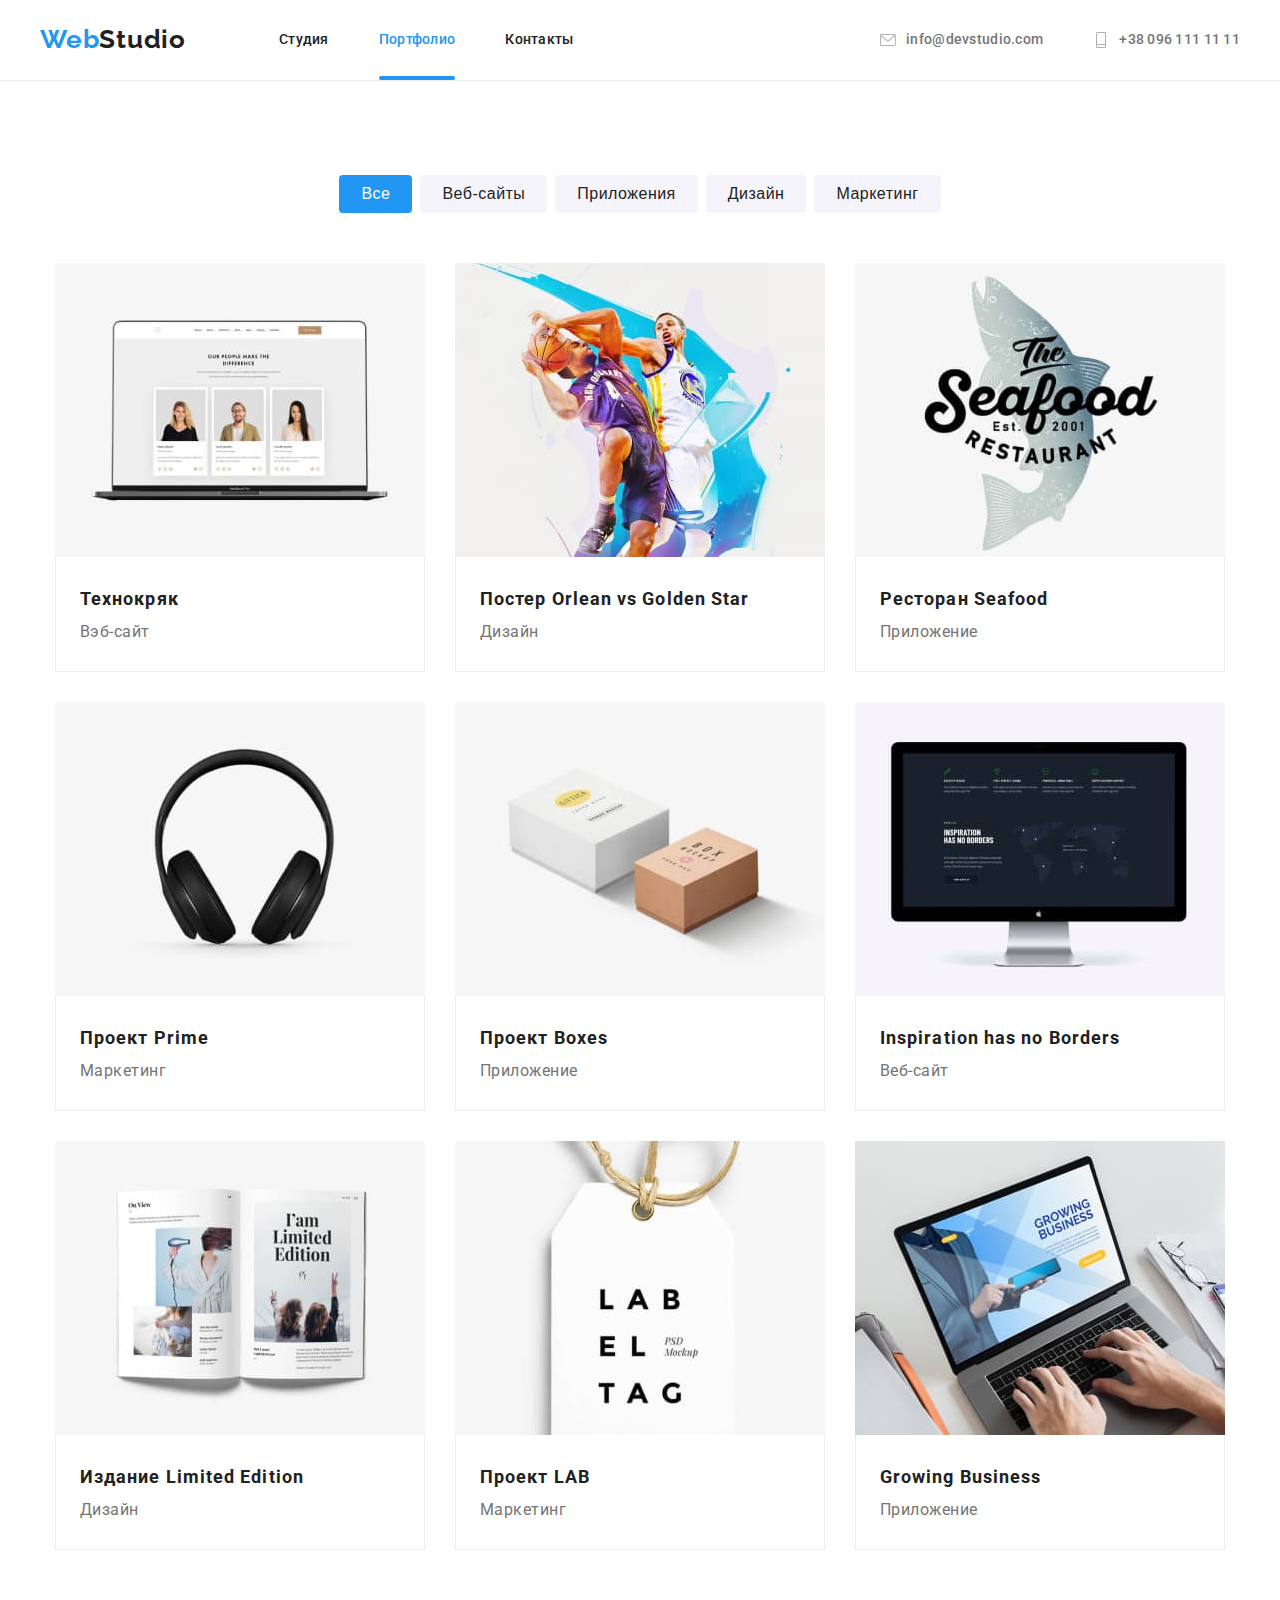
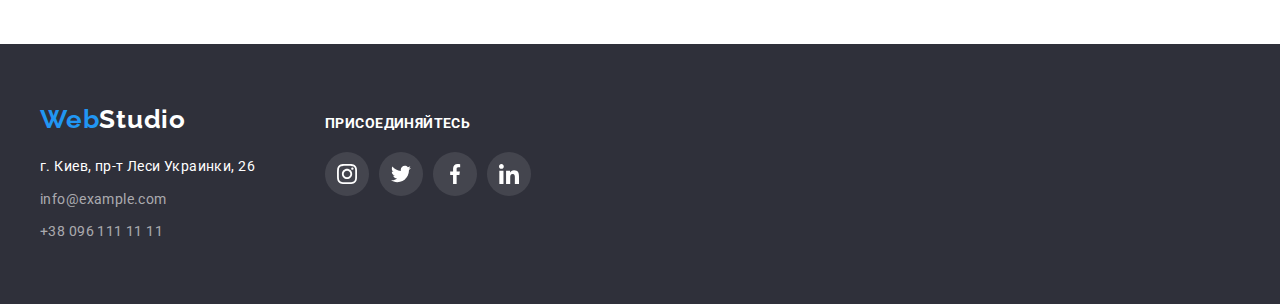
<file: portfolio.html>
<!DOCTYPE html>
<html lang="en">
<head>
    <meta charset="UTF-8">
    <meta http-equiv="X-UA-Compatible" content="IE=edge">
    <meta name="viewport" content="width=device-width, initial-scale=1.0">
    <title>Portfolio</title>
    <link rel="preconnect" href="https://fonts.googleapis.com">
    <link rel="preconnect" href="https://fonts.gstatic.com" crossorigin>
    <link href="https://fonts.googleapis.com/css2?family=Raleway:wght@700&family=Roboto:wght@400;500;700;900&display=swap"
     rel="stylesheet">
     <link rel="stylesheet" href="https://cdnjs.cloudflare.com/ajax/libs/modern-normalize/1.1.0/modern-normalize.min.css" integrity="sha512-wpPYUAdjBVSE4KJnH1VR1HeZfpl1ub8YT/NKx4PuQ5NmX2tKuGu6U/JRp5y+Y8XG2tV+wKQpNHVUX03MfMFn9Q==" crossorigin="anonymous" referrerpolicy="no-referrer" />
    <link rel="stylesheet" href="./css/styles.css">
</head>
<body class="body">
    <header class="page-header">
        <div class="container main-nav">
        <a href="./index.html" lang="en" class="logo">Web<span class="accent">Studio</span></a>
        <nav class="navigation">
            <!-- Навігація на інші сторінки -->
            <ul class="site-nav list">
                <li class="item"><a href="./index.html" class="link">Студия</a></li>
                <li class="item"><a href="./portfolio.html" class="link current">Портфолио</a></li>
                <li class="item"><a href="/contacts" class="link">Контакты</a></li>
            </ul>
        </nav>
        <ul class="contact-list list">
            <li class="item">
                <a href="emailto:info@devstudio.com" class="contact_item">
                    <div class="content-contact-icon">
                    <svg class="contact-item-icon">
                      <use href="./images/symbol-defs.svg#icon-envelope"></use>
                    </svg>
                  </div>info@devstudio.com </a>
            </li>
            <li class="item">
                <a href="tel:+380961111111" class="contact_item">
                    <div class="content-contact-icon">
                    <svg class="contact-item-icon">
                        <use href="./images/symbol-defs.svg#icon-smartphone"></use>
                    </svg>
                    </div> +38 096 111 11 11</a>
            </li>
        </ul>
        </div>
    </header>
    <main>
        <section class="section">
            <div class="container">
            <h1 class="section-title" hidden>Портфолио</h1>
            <ul class="buttons list">
                <li class="filter-buttons">
                    <button class="filter-button current" type="button">Все</button>
                </li>
                <li class="filter-buttons">
                    <button class="filter-button" type="button">Веб-сайты</button>
                </li>
                <li class="filter-buttons">
                    <button class="filter-button" type="button">Приложения</button>
                </li>
                <li class="filter-buttons">
                    <button class="filter-button" type="button">Дизайн</button>
                </li>
                <li class="filter-buttons">
                    <button class="filter-button" type="button">Маркетинг</button>
                </li>
            </ul>
            <ul class="product-list list">
                <li class="product-item">
                    <a class="link product-link" href="">
                        <div class="product-thumb">
                    <img src="./images/technokryak.jpg" alt="Технокряк Вэб-сайт" width="370" class="product-pic"/>
                    <p class="product-hover">
                        Ресурс предлагает комплексные предложения с разным уровнем
                        функционала и сервисов. Все это позволит посетителю получить
                        исчерпывающие сведения о компании или частном лице.
                    </p>
                        </div>
                        <div class="product-footnote">
                        <h2 class="product-title">Технокряк</h2>
                        <p class="product-text">Вэб-сайт</p>
                        </div>
                    </a>
                </li>
                <li class="product-item">
                    <a class="link product-link" href="">
                    <img src="./images/poster.jpg" alt="Постер New Orlean vs Golden Star Дизайн" width="370" class="product-pic"/>
                    <div class="product-footnote">
                        <h2 class="product-title">Постер <span lang="en"> Orlean vs Golden Star </span></h2>
                        <p class="product-text">Дизайн</p>
                    </div>
                    </a>
                </li>
                <li class="product-item">
                    <a class="link product-link" href="">
                    <img src="./images/restaurant.jpg" alt="Ресторан Seafood Приложение" width="370" class="product-pic"/>
                    <div class="product-footnote">
                        <h2 class="product-title">Ресторан <span lang="en">Seafood</span></h2>
                        <p class="product-text">Приложение</p>
                    </div>
                    </a>
                </li>
                <li class="product-item">
                    <a class="link product-link" href="">
                    <img src="./images/prime.jpg" alt="Проект Prime Маркетинг" width="370" class="product-pic"/>
                    <div class="product-footnote">
                        <h2 class="product-title">Проект <span lang="en">Prime</span></h2>
                        <p class="product-text">Маркетинг</p> 
                    </div>
                    </a>
                </li>
                <li class="product-item">
                    <a class="link product-link" href="">
                    <img src="./images/boxes.jpg" alt="Проект Boxes" width="370" class="product-pic"/>
                    <div class="product-footnote">   
                        <h2 class="product-title">Проект <span lang="en">Boxes</span></h2>
                        <p class="product-text">Приложение</p>
                    </div>
                    </a>   
                </li>
                <li class="product-item">
                    <a class="link product-link" href="">
                    <img src="./images/inspiration.jpg" alt="Inspiration has no Borders Веб-сайт" width="370" class="product-pic"/>
                    <div class="product-footnote">   
                        <h2 lang="en" class="product-title">Inspiration has no Borders</h2>
                        <p class="product-text">Веб-сайт</p>
                    </div>
                    </a>  
                </li>
                <li class="product-item">
                    <a class="link product-link" href="">
                    <img src="./images/edition.jpg" alt="Издание Limited Edition Дизайн" width="370" class="product-pic"/>
                    <div class="product-footnote">   
                        <h2 class="product-title">Издание <span lang="en">Limited Edition</span></h2>
                        <p class="product-text">Дизайн</p>
                    </div>
                    </a> 
                </li>
                <li class="product-item">
                    <img src="./images/lab.jpg" alt="Проект LAB Маркетинг" width="370" class="product-pic"/>
                    <div class="product-footnote">
                        <h2 class="product-title">Проект <span lang="en">LAB</span></h2>
                        <p class="product-text">Маркетинг</p> 
                    </div>
                </li>
                <li class="product-item">
                    <a class="link product-link" href="">
                    <img src="./images/growing.jpg" alt="Growing Business Приложение" width="370" class="product-pic" />
                    <div class="product-footnote">
                        <h2 lang="en" class="product-title">Growing Business</h2>
                        <p class="product-text">Приложение</p>  
                    </div>
                    </a>
                </li>
            </ul>
            </div>
        </section>
    </main>
    <footer class="footer">
        <div class="footer-section container">
        <div class="aside">
        <a href="./index.html" lang="en" class="logo_footer">Web<span class="accent">Studio</span></a>
        <address>
            <ul class="footer-list list">
                <li class="footer-item"><a class="address" href="https://bit.ly/3pXMvUd" target="_blank" rel="noopener noreferrer">г. Киев, пр-т
                        Леси Украинки, 26</a> </li>
                <li class="footer-item"><a class="link contacts" href="mailto:info@devstudio.com">info@example.com</a> </li>
                <li class="footer-item"><a class="contacts" href="tel:+380961111111">+38 096 111 11 11</a> </li>
            </ul>
        </address>
        </div>
        <div class="aside networks-footer">
            <strong class="text">ПРИСОЕДИНЯЙТЕСЬ</strong>
            <ul class="networks list">
                <li class="network">
                    <a class="white-link" href="">
                        <svg class="white-icon">
                            <use href="./images/symbol-defs.svg#icon-instagram"></use>
                        </svg>
                    </a>
                </li>
                <li class="network">
                    <a class="white-link" href="">
                        <svg class="white-icon">
                            <use href="./images/symbol-defs.svg#icon-twitter"></use>
                        </svg>
                    </a>
                </li>
                <li class="network">
                    <a class="white-link" href="">
                        <svg class="white-icon">
                            <use href="./images/symbol-defs.svg#icon-facebook"></use>
                        </svg>
                    </a>
                </li>
                <li class="network">
                    <a class="white-link" href="">
                        <svg class="white-icon">
                            <use href="./images/symbol-defs.svg#icon-linkedin"></use>
                        </svg>
                    </a>
                </li>
            </ul>

        </div>
        </div>
    </footer>
    <script src="./js/modal.js"></script>
</body>
</html>
</file>
<file: css/styles.css>
:root{
    --primary-text-color: #757575;
    --title-text-color: #212121;
    --accent-color: #2196F3;
    --accent-bgc-color:#2F303A;
    --button-hover-color:#188ce8;
    --white-color: #FFFFFF;
    --section-color: #F5F4FA;
    --icon-color: #afb1b8;
    --cubic: cubic-bezier(0.4, 0, 0.2, 1);
    --time-transition: 250ms;

}


p,
h1,
h2,
h3,
h4,
h5,
h6{
    margin: 0;
}

ul{
    margin: 0;
    padding-left: 0;
}

img{
    display: block;
    max-width: 100%;
    height: auto;
}

.body {
   background-color:var(--white-color);
   color: var(--primary-text-color);

   font-family: 'Roboto', sans-serif;
   margin: 0;
}

.container{
    width: 1200px;
    margin: 0 auto;
    padding: 0 15px;

}

.list{
    list-style: none;
    padding: 0;
    margin: 0;
}


.page-header{
    background-color:var(--white-color);

    border-bottom: 1px solid #ECECEC;
}

.main-nav{
    display: flex;
    align-items: center;
}

.logo{
    display: block;
    padding-top: 24px;
    padding-bottom: 25px;
    
    color:var(--accent-color);

    font-family: 'Raleway', sans-serif;
    font-weight: 700;
    font-size: 26px;
    line-height: 1.19;
    letter-spacing: 0.03em;
    text-decoration: none;
}
.accent {
    color: var(--title-text-color);
}


/* Site nav */
.site-nav{
    display: flex;
}

.navigation{
    margin-left: 93px;
}

.site-nav .item:not(:last-child){
    margin-right: 50px;
}

.site-nav .link{
    display: block;
    padding-top: 32px;
    padding-bottom: 32px;

    position: relative;
    transition: color var(--time-transition) var(--cubic);

    color: var(--title-text-color);

    font-weight: 500;
    font-size: 14px;
    line-height: 1.14;
    letter-spacing: 0.02em;
    text-decoration: none;
}

.site-nav .link::after{
    display: block;
    position: absolute;
    content:"";
    bottom: 0;
    left: 0;
    border-radius: 4px;
    width: 100%;
    height: 4px;
    background-color: var(--accent-color);
    transform: scaleX(0);
    transition: transform var(--time-transition) var(--cubic);
}

.site-nav .link:hover, 
.site-nav .link:focus{
    color:var(--accent-color);
}

.site-nav .link.current{
    color:var(--accent-color);
    transform: scaleX(1);
}

.site-nav .link.current::after{
    display: block;
    position: absolute;
    content: "";
    bottom: 0;
    left: 0;
    border-radius: 4px;
    width: 100%;
    height: 4px;
    background-color: var(--accent-color);
    transform: scaleX(1);
    transition: transform var(--time-transition) var(--cubic);
}

.contact-list{
    display: flex;
    margin-left: auto;
}

.contact-list .item + .item{
    margin-left: 50px;
}

.contact-list .contact_item{
    display: flex;
    align-items: center;
    padding-top: 32px;
    padding-bottom: 32px;

    color: var(--primary-text-color);

    font-weight: 500;
    font-size: 14px;
    line-height: 1.14;
    letter-spacing: 0.02em;
    text-decoration: none;
}

.content-contact-icon {
    width: 16px;
    height: 16px;
    margin-right: 10px;
  }

.contact-item-icon{
    width: 16px;
    height: 16px;
  
    margin-right: 10px;
    fill:var(--icon-color);
    transition: fill var(--time-transition) var(--cubic);
}

.contact_item{
    transition: color var(--time-transition) var(--cubic);
}

.contact-list .contact_item:hover,
.contact-list .contact_item:focus{
    color: var(--accent-color);
}

.contact_item:hover .contact-item-icon,
.contact_item:focus .contact-item-icon{
  fill: var(--accent-color);
}

/* Hero */

.overlay{
    max-width: 1600px;
    max-height: 600px;
    background: #C4C4C4;
    background-image: linear-gradient(
        to right,
            rgba(47, 48, 58, 0.4),
            rgba(47, 48, 58, 0.4)),
        url(../images/hero_img.jpg);
    background-repeat: no-repeat;
    background-position: center;
    background-size: cover;
    box-shadow: 0px 4px 4px rgba(0, 0, 0, 0.25);
    margin-left: auto;
    margin-right: auto;

}

.hero{
    text-align: center;
   
    padding-top: 200px;
    padding-bottom: 200px;

}


.hero-title{
    color: var(--white-color);

    font-weight: 900;
    font-size: 44px;
    line-height: 1.36;
    text-align: center;
    letter-spacing: 0.06em;
    text-transform: uppercase;

    margin: 0 auto; 
    margin-bottom: 30px;
    max-width: 696px;

}

.section{
    background-color:var(--white-color);

    display: flex;
    padding-top: 94px;
    padding-bottom: 94px;
    margin: 0 auto; 
}

.section-title{
    color: var(--title-text-color);

    font-weight: 700;
    font-size: 36px;
    line-height: 1.16;
    text-align: center;
    letter-spacing: 0.03em;

    margin-bottom: 50px;
}


.section .item:not(:last-child){
    margin-right: 30px;
}

/* Features */

.feature-list{
    display: flex;
    flex-wrap: nowrap;
}

.feature-list .item{
    width: 270px;
}

.feature-list .item::before{
    display: block;
    content:'';
    height: 120px; 
    background-size: contain;
    background:var(--section-color);
    border-radius: 4px;
}


.item.icon-antenna::before{
    background-image: url(../images/antenna.svg);
    background-repeat: no-repeat;
    background-position: center;
}

.item.icon-clock::before{
    background-image: url(../images/clock.svg);
    background-repeat: no-repeat;
    background-position: center;
}

.item.icon-diagram::before{
    background-image: url(../images/diagram.svg);
    background-repeat: no-repeat;
    background-position: center;
}

.item.icon-astronaut::before{
    background-image: url(../images/astronaut.svg);
    background-repeat: no-repeat;
    background-position: center;
}

.feature-list .item:not(:last-child){
    margin-right: 30px;
}

.feature-list .title{
    color: var(--title-text-color);

    font-weight: 700;
    font-size: 14px;
    line-height: 1.14;
    letter-spacing: 0.03em;
    text-transform: uppercase;

    margin-top: 30px;
}

.feature-list .text{
    font-weight: 400;
    font-size: 14px;
    line-height: 1.71;
    letter-spacing: 0.03em;

    margin-top: 10px;
}

/* What are we doing? */

.work{
    padding-top: 0;
    padding-bottom: 94px;
}

.section .list{
    display: flex;
    flex-wrap: nowrap;
    justify-content: center;
}

.production-image{
    display: block;
}

.production .item{
    position: relative;
}

.item .production-text{
    display: flex;
    position: absolute;
    height: 70px;
    width: 370px;
    color: var(--white-color);
    background-color: rgba(47, 48, 58, 0.8);
    bottom: 0;
    left: 0;
    padding: 27px 0;
    justify-content: center;

  
    font-family: "Roboto";
    font-weight: 700;
    font-size: 14px;
    line-height: 1.14;
    text-align: center;
    letter-spacing: 0.03em;
    text-transform: uppercase;
}

/* Team */

.team{
    background-color:var(--section-color);
}

.worker-list {
    display: flex;
    justify-content: center;
  }

.worker-data{
    background-color: var(--white-color);

    width: 270px;
    background:var(--white-color);
    box-shadow: 0px 1px 3px rgba(0, 0, 0, 0.12), 0px 1px 1px rgba(0, 0, 0, 0.14), 0px 2px 1px rgba(0, 0, 0, 0.2);
    border-radius: 0px 0px 4px 4px;
}

.worker-data:not(:last-child){
    margin-right: 30px;
}

.worker-data .content{
    padding: 30px 32px;
}

.worker-list .title{
    color:var(--title-text-color);

    font-weight: 500;
    font-size: 16px;
    line-height: 1.18;
    letter-spacing: 0.03em;
    text-align: center;

}

.worker-list .text{
    line-height: 1.18;
    letter-spacing: 0.03em;
    text-align: center;
    
    margin-top: 10px;
}


.networks-list{
    display: flex;
    justify-content: center;
    margin-top: 16px;
}
  
  
.social-network-link{
    display: flex;
    align-items: center;
    justify-content: center;
    outline: transparent;
    width: 44px;
    height: 44px;
    fill: var(--icon-color);
    border-radius: 50%;
    box-shadow: none;
    transition: box-shadow var(--time-transition) var(--cubic),
      background-color var(--time-transition) var(--cubic);
}
  
.social-network-link:hover,
.social-network-link:focus{
    background-color: var(--accent-color);
    box-shadow: 0px 3px 2px rgba(0, 0, 100, 0.1),
      0px 2px 4px rgba(0, 0, 100, 0.08), 0px 4px 4px rgba(0, 0, 100, 0.12);
}
  
.social-network-icon{
    width: 20px;
    height: 20px;
    fill:var(--icon-color);
    transition: fill var(--time-transition) var(--cubic);
}
  
.social-network-link:hover .social-network-icon,
.social-network-link:focus .social-network-icon{
    fill: var(--white-color);
}
  
.networks-list li + li{
    margin-left: 10px;
}


/* Our clients */


.companies{
    display: flex;
    flex-wrap: nowrap;
}

.clients .title{
    color: var(--title-text-color);
    margin-bottom: 50px;
    font-weight: 700;
    font-size: 36px;
    line-height: 42px;
    text-align: center;
    letter-spacing: 0.03em;
}

.company-item{
    margin-right: 30px;
    border: 1px solid var(--icon-color);
    border-radius: 4px;
    width: 170px;
    height: 92px;
}

.company-item:last-child{
    margin-right: 0;
}

.company-link{
    display: flex;
    align-items: center;
    justify-content: center;
    outline: transparent;
    width: 170px;
    height: 90px;
    fill: var(--icon-color);
    border: 1px solid rgba(175, 177, 184, 1);
    border-radius: 6px;
    border-color:var(--icon-color);
    box-shadow: none;
    transition: border-color var(--time-transition) var(--cubic),
      box-shadow 500ms var(--cubic);
}
  

.company-link:hover,
.company-link:focus{
    fill: var(--accent-color);
    border: 1px solid var(--accent-color);
}

.company-link.company-icon{
    fill: currentColor;  
}


/* Portfolio */


.section .product-list{
    display: flex;
    flex-wrap: wrap;
    margin-top: 50px;
}

.product-thumb{
    position: relative;
    overflow: hidden;
}

.product-hover{
    position: absolute;
    top: 0;
    left: 0;
    font-weight: 400;
    font-size: 18px;
    line-height: 1.56;
    letter-spacing: 0.03em;
    color: var(--white-color);
    background-color: rgba(33, 150, 243, 0.9);
    padding: 63px 24px;
    transform: translateY(100%);
    transition: transform var(--time-transition) var(--cubic);
}

.product-link:hover .product-hover,
.product-link:focus .product-hover {
  transform: translateY(0);
}

.product-link{
    display: block;
    box-shadow: none;
    transition: box-shadow 500ms var(--cubic);
    text-decoration: none;
}
  
  .product-link:hover,
  .product-link:focus{
    box-shadow: 0px 1px 1px rgba(0, 0, 0, 0.12), 0px 4px 4px rgba(0, 0, 0, 0.06),
      1px 4px 6px rgba(0, 0, 0, 0.16);
      transform: translateY(0);
}

.product-item{
    display: block;
    flex-basis: calc(((100%-90px) / 3)-20);

    margin-right: 30px;
    margin-bottom: 30px;
}

.product-item:nth-child(3n){
    margin-right: 0;
}

.product-item:nth-last-child(-n + 3){
    margin-bottom: 0;
}


.product-pic{
    display: block;
    width: 100%;
    height: auto;
}

.product-title{
    color: var(--title-text-color);

    font-weight: 700;
    font-size: 18px;
    line-height: 2;
    letter-spacing: 0.06em;
    text-decoration: none;
}

.product-text{
    color: var(--primary-text-color);

    font-weight: 400;
    font-size: 16px;
    line-height: 1.87;
    letter-spacing: 0.03em;
    text-decoration: none;
}


.product-footnote{
    border: 1px solid #eeeeee;
    border-top: 0;
    padding: 24px 24px;
}

.button.primary{
    border-radius: 4px;
    border: 0cm;
    padding: 10px 32px;
    display: block;
    margin: 0 auto;
    margin-top: 40px;
    padding: 10px 32px;

    background-color:var(--accent-color);
    color: var(--white-color);

    cursor: pointer;
    font-weight: 700;
    font-size: 16px;
    line-height: 1.87;
    letter-spacing: 0.06em;

    transition: background-color var(--time-transition) var(--cubic), box-shadow var(--time-transition) var(--cubic);
}

.button.primary:hover,
.button.primary:focus{
    background-color: var(--button-hover-color);
    color:var(--white-color); 

}

.backdrop{
    position: fixed;
    top: 0;
    left: 0;
    width: 100%;
    height: 100%;
    background-color: rgba(0, 0, 0, 0.2);
    opacity: 1;
    transition: opacity var(--time-transition) var(--cubic);
}

.backdrop.is-hidden{
    opacity: 0;
    pointer-events: none;
}

.modal{
    width: 528px;
    height: 581px;
    position: relative;
    top: 500px;
    left: 50%;
    opacity: 1;
    transform: scale(1) translate(-50%, -50%);
    background-color: var(--white-color);
    transition: scale var(--time-transition) var(--cubic), opacity var(--time-transition) var(--cubic);
}

.close-modal{
    display: block;
    position: absolute;
    top: 8px;
    right: 8px;
    border: none;
    cursor: pointer;
    background-color: var(--white-color);
}

.close-icon{
    width: 30px;
    height: 30px;
    padding-top: 8px;
    padding-right: 8px;
}

.section .buttons{
    display: flex;
    justify-content: center;
    margin-bottom: 50px;
}

.filter-button{
    border-radius: 4px;
    border: 0cm;
    padding: 6px 22px;
    display: block;
    padding: 6px 22px;
   

    background-color: var(--section-color);
    color: var(--title-text-color); 
    cursor: pointer;
    box-shadow: none;
    transition: background-color var(--time-transition) var(--cubic), color var(--time-transition) var(--cubic), box-shadow var(--time-transition) var(--cubic);

    font-weight: 500;
    font-size: 16px;
    line-height: 1.62;
    text-align: center;
    letter-spacing: 0.03em;
}

.filter-buttons:not(:last-child){
    margin-right: 8px;
}


.filter-button:hover,
.filter-button:focus{
    background-color: var(--accent-color);
    color:var(--white-color); 

    box-shadow: 0px 3px 1px rgba(0, 0, 0, 0.1), 0px 1px 2px rgba(0, 0, 0, 0.08), 0px 2px 2px rgba(0, 0, 0, 0.12);
   
}

.filter-button.current{
    background-color: var(--accent-color);
    color: var(--white-color);
}


/* Footer */

.footer{
    background:var(--accent-bgc-color);
    padding-top: 60px;
    padding-bottom: 60px;
}

.footer .conteiner {
    display: flex;
    background: var(--accent-bgc-color);
    align-items: baseline;
  }

.footer-section{
    display: flex;
    align-items: baseline;
}

.networks{
    display: flex;
  }
  
  .aside .network + .network{
    margin-left: 10px;
  }


.logo_footer {
    display: block;
    color:var(--accent-color);

    font-family: 'Raleway';
    font-weight: 700;
    font-size: 26px;
    line-height: 1.19;
    letter-spacing: 0.03em;
    text-decoration: none;

    margin-bottom: 20px;
    padding: 0;

}

.logo_footer .accent {
    color:var(--white-color);
}


.footer-list{
    display: flex;
    flex-direction: column;
}

.footer-item:not(:first-child){
    margin-top: 9px;
}

.address{
    font-style: normal;
    font-weight: 400;
    font-size: 14px;
    line-height: 1.71;
    letter-spacing: 0.03em;
    color: var(--white-color);
    text-decoration: none;
    transition: var(--time-transition) var(--cubic);
}

.address:hover,
.address:focus{
    color: var(--accent-color);
}


.footer .contacts{}
.contacts{
    font-style: normal;
    font-weight: 400;
    font-size: 14px;
    line-height: 1.71;
    letter-spacing: 0.03em;
    text-decoration: none;

    color: rgba(255, 255, 255, 0.6);

    transition: var(--time-transition) var(--cubic);

}

.contacts:hover,
.contacts:focus{
    color: var(--accent-color);
}

.networks-footer .text{
  display: block;
  margin-bottom: 20px;
  color: var(--white-color);
  font-weight: 700;
  font-size: 14px;
  line-height: 1.14;
  letter-spacing: 0.03em;
  text-transform: uppercase;
}

.footer .networks-footer{
    margin-left: 70px;
  }

  .white-link{
    display: flex;
    align-items: center;
    justify-content: center;
    width: 44px;
    height: 44px;
    border-radius: 50%;
    background-color: rgba(255, 255, 255, 0.1);
  
    transition: background-color var(--time-transition) var(--cubic);
  }
  
  .white-link:hover,
  .white-link:focus{
    background-color: var(--accent-color);
    box-shadow: 0px 3px 1px rgba(0, 0, 0, 0.1), 0px 1px 2px rgba(0, 0, 0, 0.08),
      0px 2px 2px rgba(0, 0, 0, 0.12);
  }
  
  .white-icon {
    width: 20px;
    height: 20px;
    fill: var(--white-color);
  }
/* цвет основного текста #212121 */
/* вторичный цвет текста #757575 */
/* акцент #2196F3 */
/* белый цвет #FFFFFF */
</file>
